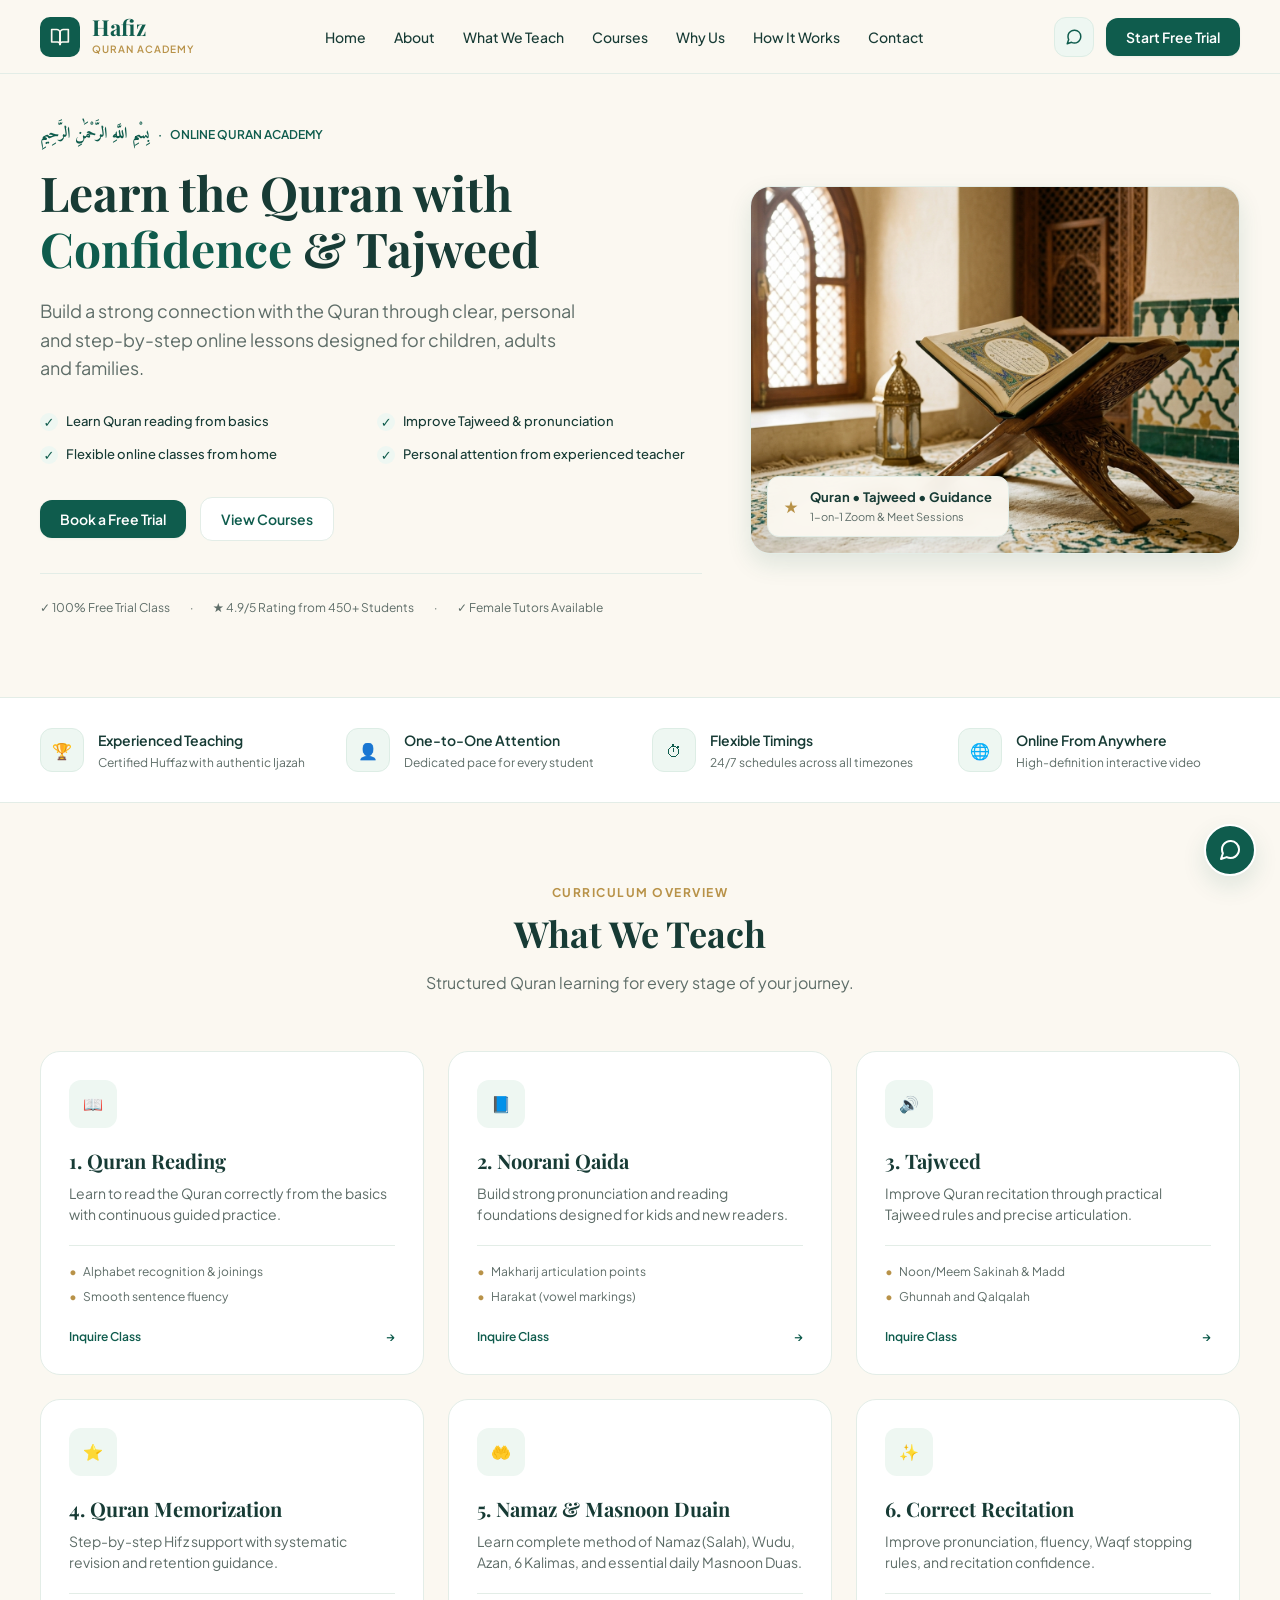
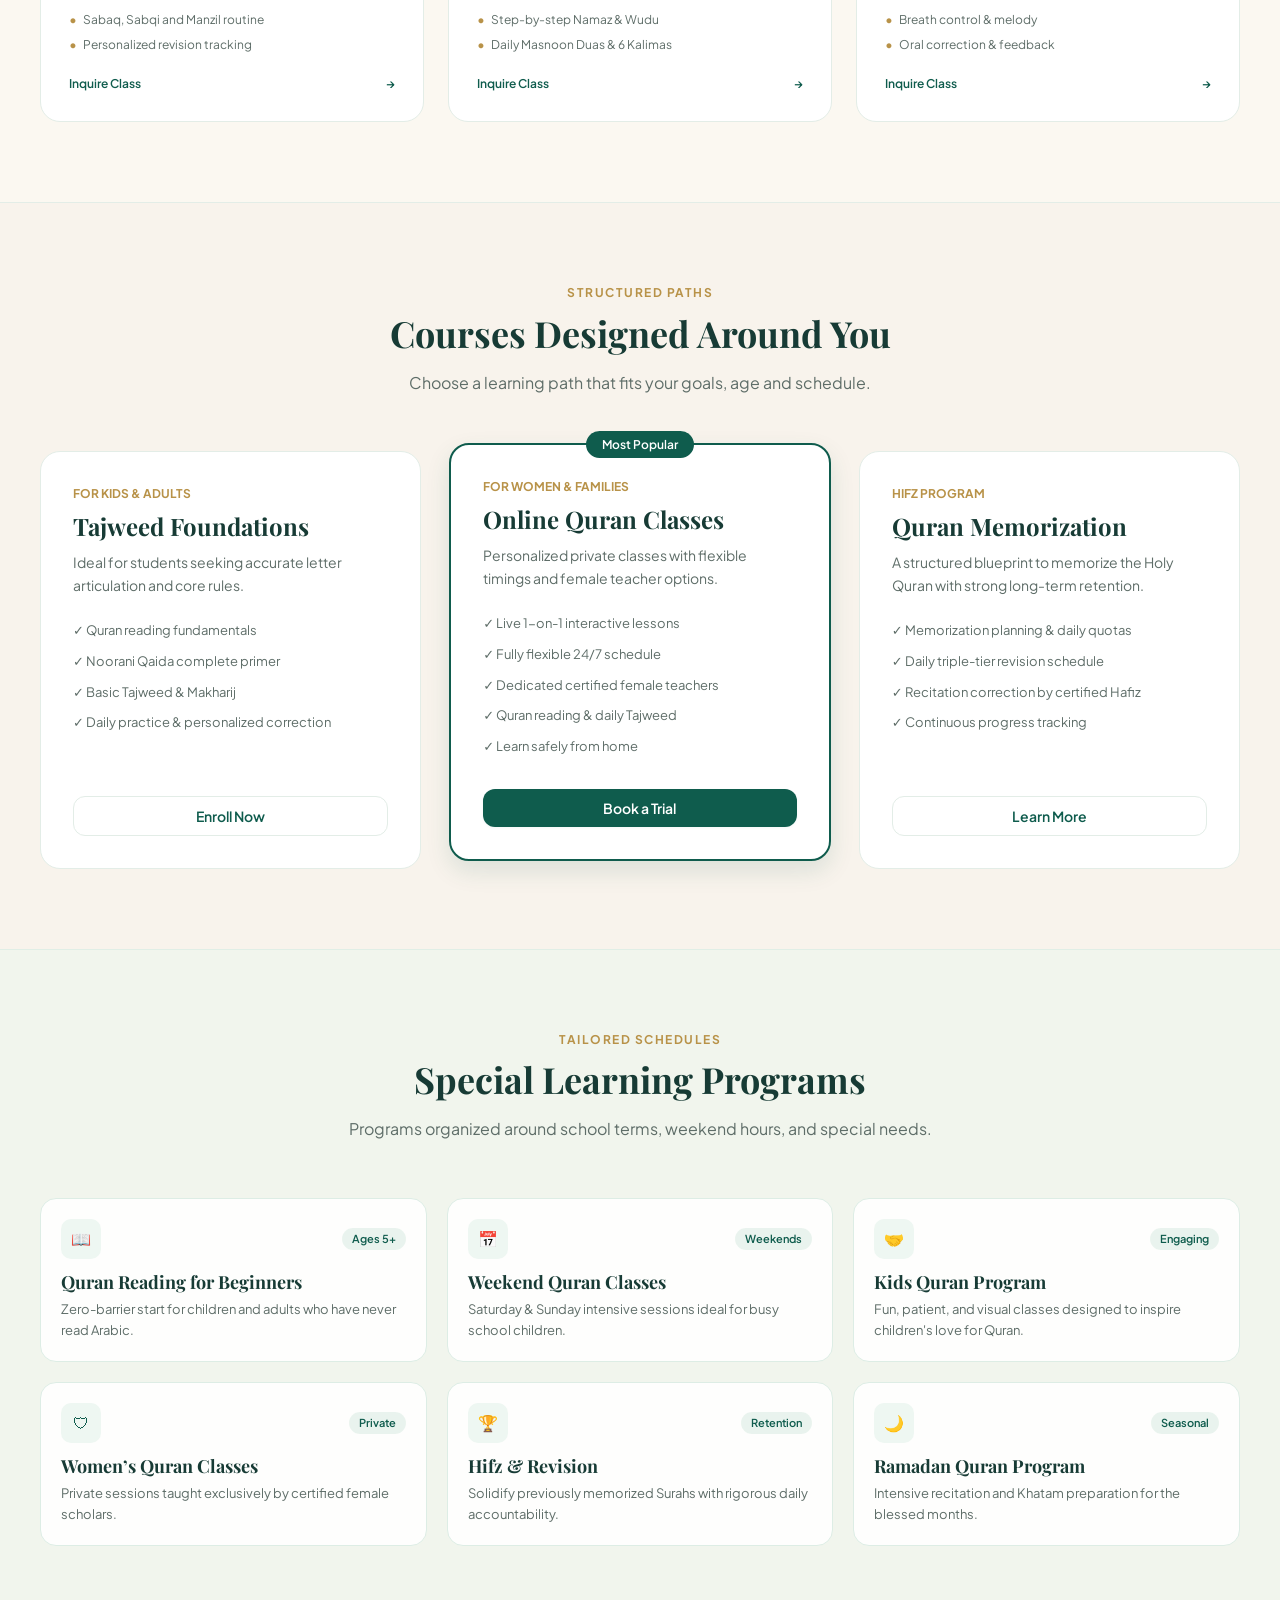
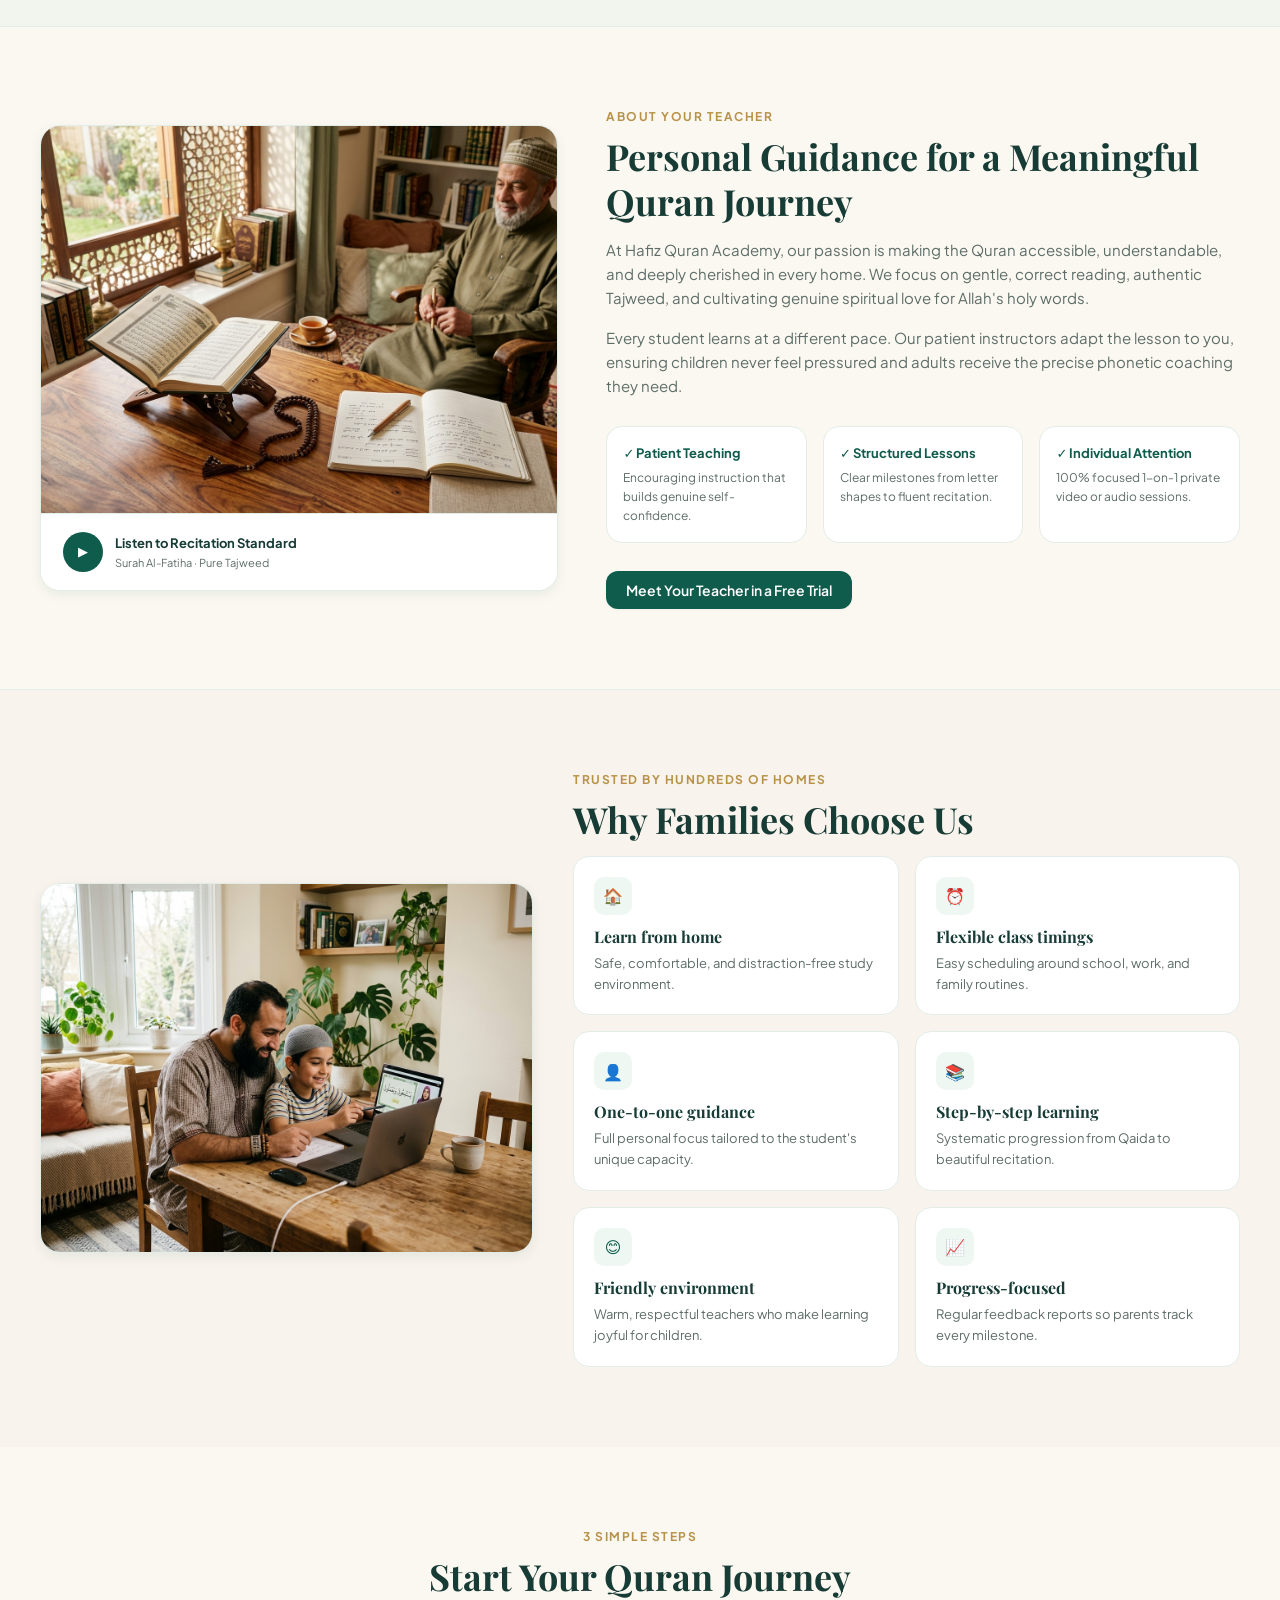
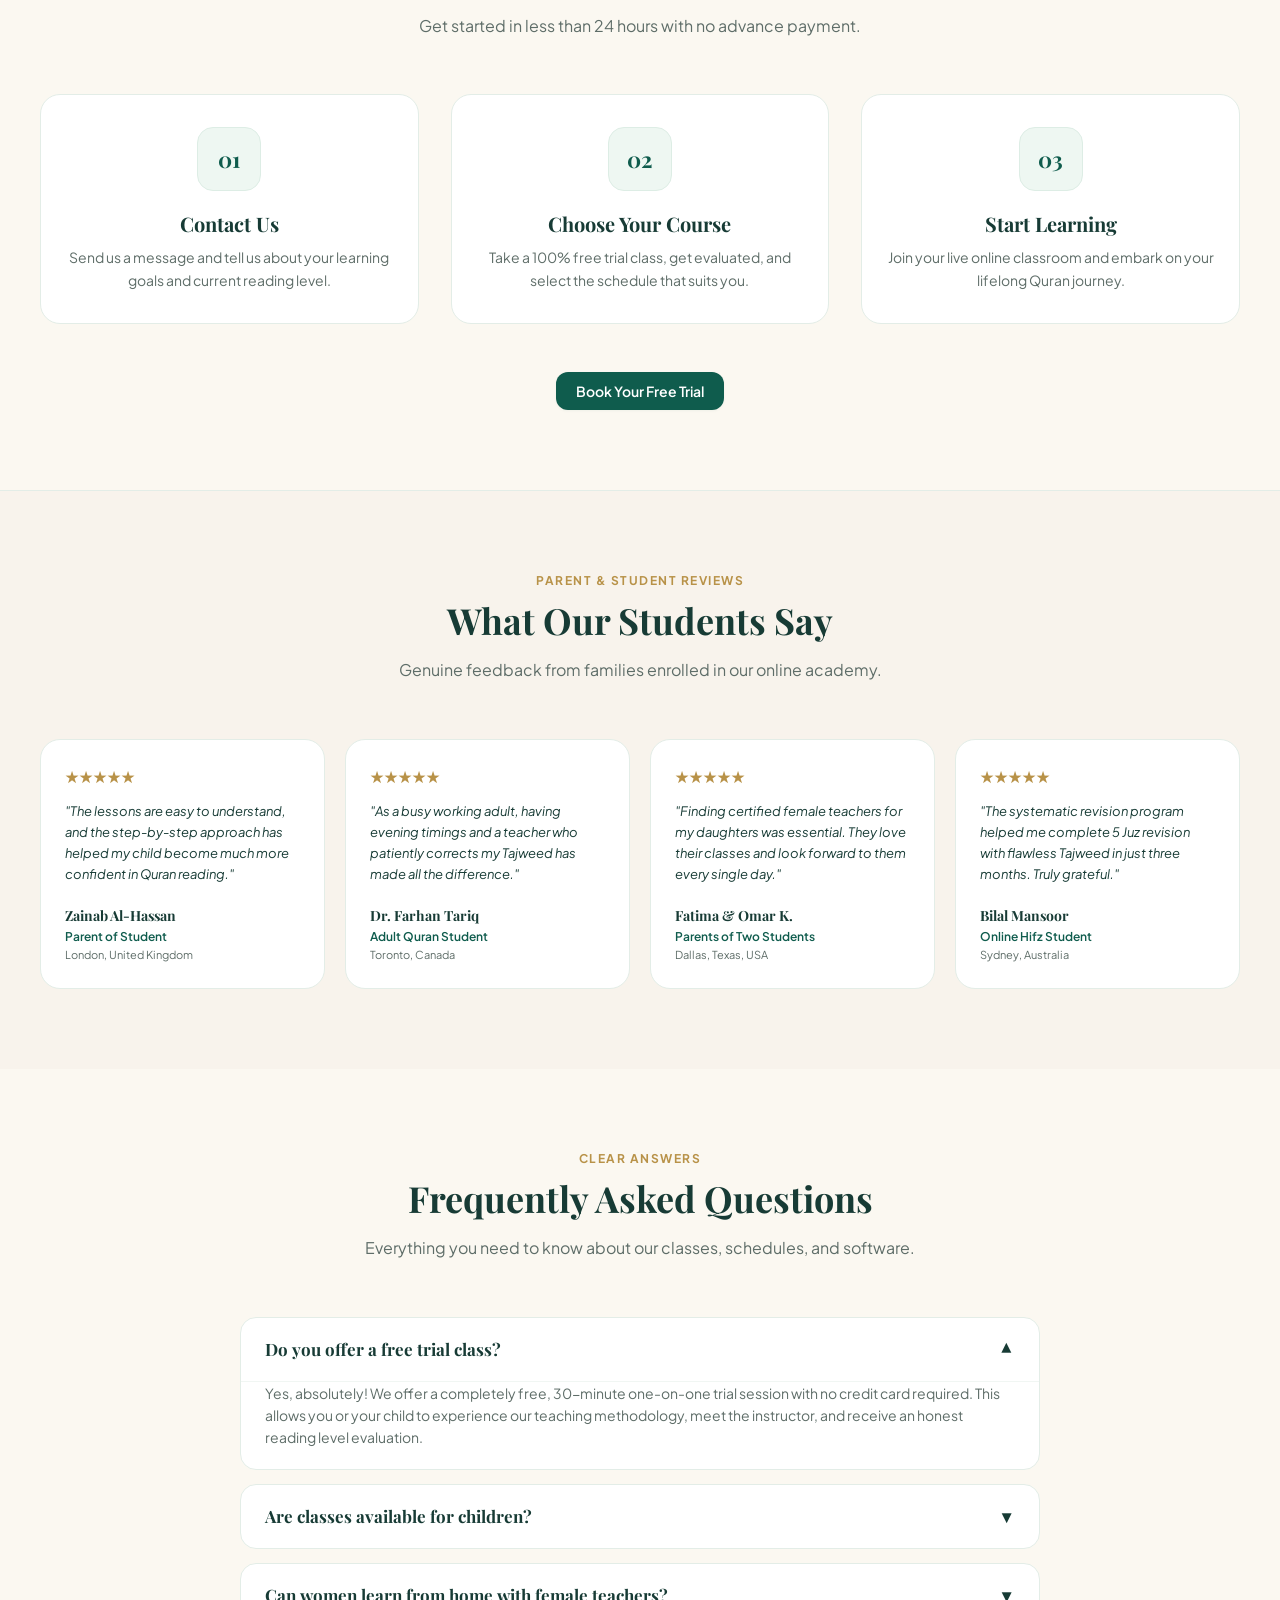
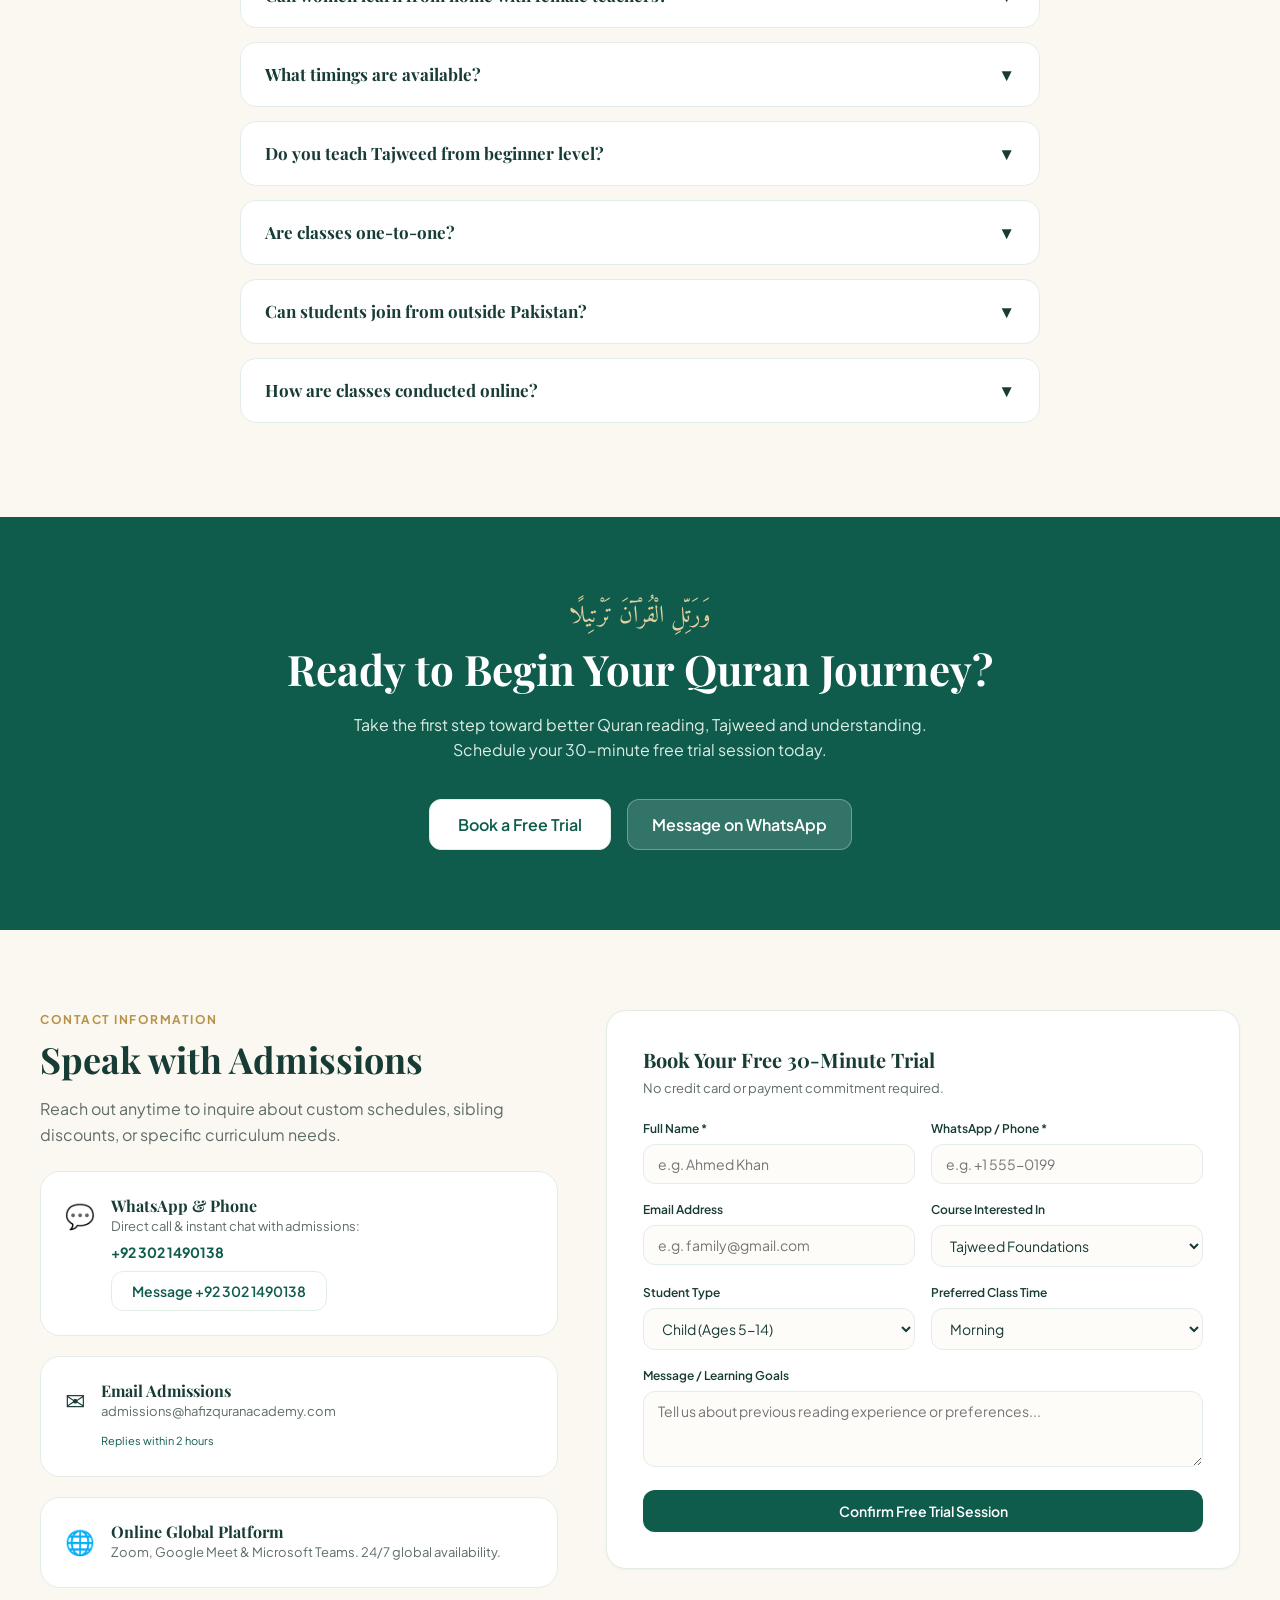
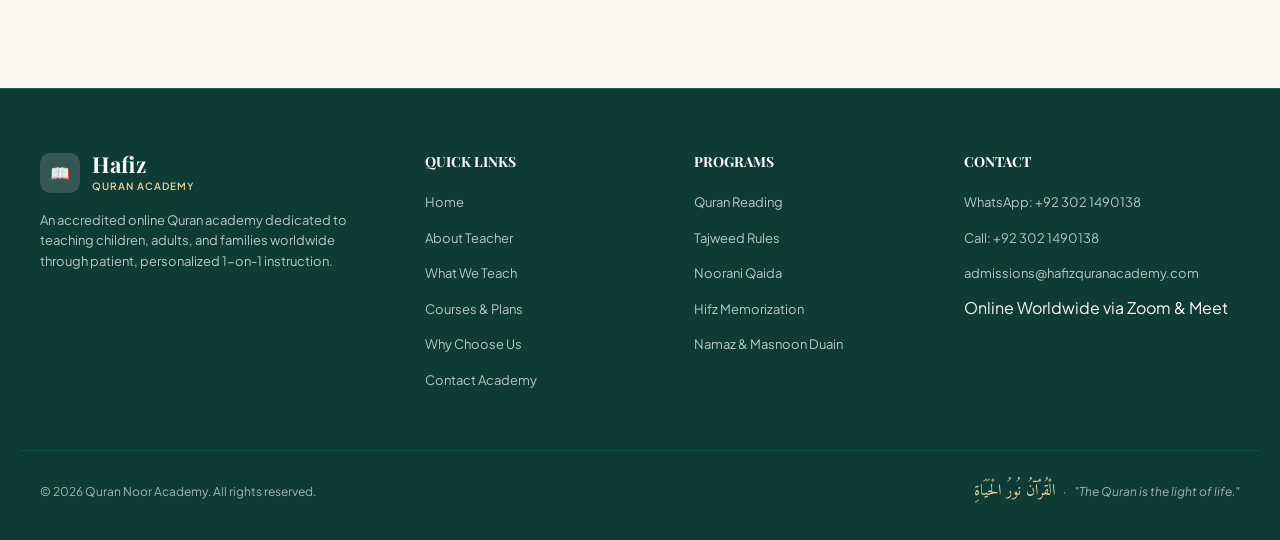
<file: quran-academy-website/index.html>
<!DOCTYPE html>
<html lang="en">
<head>
  <meta charset="UTF-8">
  <meta name="viewport" content="width=device-width, initial-scale=1.0">
  <title>Hafiz Quran Academy | Online Quran & Tajweed Classes</title>
  <meta name="description" content="Learn Quran online with structured Quran reading, Tajweed, Qaida, Hifz and personalized classes for children, adults and families.">
  
  <!-- OpenGraph & Twitter -->
  <meta property="og:title" content="Hafiz Quran Academy | Online Quran & Tajweed Classes">
  <meta property="og:description" content="Learn Quran online with structured Quran reading, Tajweed, Qaida, Hifz and personalized classes for children, adults and families.">
  <meta property="og:type" content="website">
  <meta property="og:image" content="images/hero-quran.jpg">
  
  <!-- Favicon -->
  <link rel="icon" type="image/svg+xml" href="data:image/svg+xml,<svg xmlns='http://www.w3.org/2000/svg' viewBox='0 0 24 24' fill='none' stroke='%230F5C4D' stroke-width='2' stroke-linecap='round' stroke-linejoin='round'><path d='M2 3h6a4 4 0 0 1 4 4v14a3 3 0 0 0-3-3H2z'/><path d='M22 3h-6a4 4 0 0 0-4 4v14a3 3 0 0 1 3-3h7z'/></svg>">

  <!-- Google Fonts: Playfair Display, Plus Jakarta Sans, Amiri -->
  <link rel="preconnect" href="https://fonts.googleapis.com">
  <link rel="preconnect" href="https://fonts.gstatic.com" crossorigin>
  <link href="https://fonts.googleapis.com/css2?family=Amiri:ital,wght@0,400;0,700;1,400&family=Playfair+Display:ital,wght@0,500;0,600;0,700;1,400;1,600&family=Plus+Jakarta+Sans:wght@300;400;500;600;700&display=swap" rel="stylesheet">
  
  <!-- Custom Stylesheet -->
  <link rel="stylesheet" href="style.css">
</head>
<body>

  <!-- 1. Header / Navigation -->
  <header class="site-header">
    <div class="container nav-container">
      <a href="#home" class="brand-logo">
        <div class="brand-icon">
          <svg width="20" height="20" viewBox="0 0 24 24" fill="none" stroke="currentColor" stroke-width="2" stroke-linecap="round" stroke-linejoin="round">
            <path d="M2 3h6a4 4 0 0 1 4 4v14a3 3 0 0 0-3-3H2z"></path>
            <path d="M22 3h-6a4 4 0 0 0-4 4v14a3 3 0 0 1 3-3h7z"></path>
            <path d="M12 7v14"></path>
          </svg>
        </div>
        <div class="brand-text">
          <span class="brand-name">Hafiz</span>
          <span class="brand-tag">Quran Academy</span>
        </div>
      </a>

      <nav class="desktop-nav">
        <ul class="nav-links">
          <li><a href="#home" class="nav-link">Home</a></li>
          <li><a href="#about" class="nav-link">About</a></li>
          <li><a href="#services" class="nav-link">What We Teach</a></li>
          <li><a href="#courses" class="nav-link">Courses</a></li>
          <li><a href="#why-us" class="nav-link">Why Us</a></li>
          <li><a href="#how-it-works" class="nav-link">How It Works</a></li>
          <li><a href="#contact" class="nav-link">Contact</a></li>
        </ul>
      </nav>

      <div class="header-actions">
        <button class="btn btn-whatsapp" onclick="openWhatsApp()" title="Chat on WhatsApp">
          <svg width="18" height="18" viewBox="0 0 24 24" fill="none" stroke="currentColor" stroke-width="2" stroke-linecap="round" stroke-linejoin="round"><path d="M21 11.5a8.38 8.38 0 0 1-.9 3.8 8.5 8.5 0 0 1-7.6 4.7 8.38 8.38 0 0 1-3.8-.9L3 21l1.9-5.7a8.38 8.38 0 0 1-.9-3.8 8.5 8.5 0 0 1 4.7-7.6 8.38 8.38 0 0 1 3.8-.9h.5a8.48 8.48 0 0 1 8 8v.5z"></path></svg>
        </button>
        <button class="btn btn-primary open-trial-modal">Start Free Trial</button>
      </div>

      <button class="mobile-menu-btn" id="mobileMenuBtn" aria-label="Toggle menu">
        <svg width="24" height="24" viewBox="0 0 24 24" fill="none" stroke="currentColor" stroke-width="2" stroke-linecap="round" stroke-linejoin="round"><line x1="3" y1="12" x2="21" y2="12"></line><line x1="3" y1="6" x2="21" y2="6"></line><line x1="3" y1="18" x2="21" y2="18"></line></svg>
      </button>
    </div>
  </header>

  <!-- 2. Hero Section -->
  <section id="home" class="hero-section">
    <div class="container hero-grid">
      <div>
        <div class="hero-eyebrow">
          <span class="font-arabic" style="font-size: 16px;">بِسْمِ اللَّهِ الرَّحْمَٰنِ الرَّحِيمِ</span>
          <span>·</span>
          <span>ONLINE QURAN ACADEMY</span>
        </div>
        <h1 class="hero-title">
          Learn the Quran with <span class="highlight">Confidence</span> & Tajweed
        </h1>
        <p class="hero-subtitle">
          Build a strong connection with the Quran through clear, personal and step-by-step online lessons designed for children, adults and families.
        </p>
        <div class="hero-benefits">
          <div class="benefit-item">
            <span class="benefit-icon">✓</span>
            <span>Learn Quran reading from basics</span>
          </div>
          <div class="benefit-item">
            <span class="benefit-icon">✓</span>
            <span>Improve Tajweed & pronunciation</span>
          </div>
          <div class="benefit-item">
            <span class="benefit-icon">✓</span>
            <span>Flexible online classes from home</span>
          </div>
          <div class="benefit-item">
            <span class="benefit-icon">✓</span>
            <span>Personal attention from experienced teacher</span>
          </div>
        </div>
        <div class="hero-cta-group">
          <button class="btn btn-primary open-trial-modal">Book a Free Trial</button>
          <a href="#courses" class="btn btn-secondary">View Courses</a>
        </div>
        <div class="hero-trust-row">
          <span>✓ 100% Free Trial Class</span>
          <span>·</span>
          <span>★ 4.9/5 Rating from 450+ Students</span>
          <span>·</span>
          <span>✓ Female Tutors Available</span>
        </div>
      </div>

      <div class="hero-image-wrap">
        <img src="images/hero-quran.jpg" alt="Open Quran on handcrafted wooden rehal with warm daylight">
        <div class="hero-floating-badge">
          <span style="color: var(--color-gold-muted);">★</span>
          <div>
            <div style="font-weight: 700; font-size: 13px;">Quran • Tajweed • Guidance</div>
            <div style="font-size: 11px; color: var(--color-slate-text);">1-on-1 Zoom & Meet Sessions</div>
          </div>
        </div>
      </div>
    </div>
  </section>

  <!-- 3. Trust Strip -->
  <section class="trust-strip">
    <div class="container trust-grid">
      <div class="trust-item">
        <div class="trust-icon-box">🏆</div>
        <div>
          <div class="trust-title">Experienced Teaching</div>
          <div class="trust-desc">Certified Huffaz with authentic Ijazah</div>
        </div>
      </div>
      <div class="trust-item">
        <div class="trust-icon-box">👤</div>
        <div>
          <div class="trust-title">One-to-One Attention</div>
          <div class="trust-desc">Dedicated pace for every student</div>
        </div>
      </div>
      <div class="trust-item">
        <div class="trust-icon-box">⏱</div>
        <div>
          <div class="trust-title">Flexible Timings</div>
          <div class="trust-desc">24/7 schedules across all timezones</div>
        </div>
      </div>
      <div class="trust-item">
        <div class="trust-icon-box">🌐</div>
        <div>
          <div class="trust-title">Online From Anywhere</div>
          <div class="trust-desc">High-definition interactive video</div>
        </div>
      </div>
    </div>
  </section>

  <!-- 4. What We Teach (Services) -->
  <section id="services" class="section">
    <div class="container">
      <div class="section-header">
        <div class="section-eyebrow">Curriculum Overview</div>
        <h2 class="section-title">What We Teach</h2>
        <p class="section-subtitle">Structured Quran learning for every stage of your journey.</p>
      </div>

      <div class="services-grid">
        <div class="service-card open-trial-modal" data-course="Quran Reading">
          <div>
            <div class="service-icon">📖</div>
            <h3 class="service-title">1. Quran Reading</h3>
            <p class="service-desc">Learn to read the Quran correctly from the basics with continuous guided practice.</p>
            <ul class="service-features">
              <li>Alphabet recognition & joinings</li>
              <li>Smooth sentence fluency</li>
            </ul>
          </div>
          <div class="service-action">
            <span>Inquire Class</span>
            <span>→</span>
          </div>
        </div>

        <div class="service-card open-trial-modal" data-course="Noorani Qaida">
          <div>
            <div class="service-icon">📘</div>
            <h3 class="service-title">2. Noorani Qaida</h3>
            <p class="service-desc">Build strong pronunciation and reading foundations designed for kids and new readers.</p>
            <ul class="service-features">
              <li>Makharij articulation points</li>
              <li>Harakat (vowel markings)</li>
            </ul>
          </div>
          <div class="service-action">
            <span>Inquire Class</span>
            <span>→</span>
          </div>
        </div>

        <div class="service-card open-trial-modal" data-course="Tajweed Rules">
          <div>
            <div class="service-icon">🔊</div>
            <h3 class="service-title">3. Tajweed</h3>
            <p class="service-desc">Improve Quran recitation through practical Tajweed rules and precise articulation.</p>
            <ul class="service-features">
              <li>Noon/Meem Sakinah & Madd</li>
              <li>Ghunnah and Qalqalah</li>
            </ul>
          </div>
          <div class="service-action">
            <span>Inquire Class</span>
            <span>→</span>
          </div>
        </div>

        <div class="service-card open-trial-modal" data-course="Quran Memorization">
          <div>
            <div class="service-icon">⭐</div>
            <h3 class="service-title">4. Quran Memorization</h3>
            <p class="service-desc">Step-by-step Hifz support with systematic revision and retention guidance.</p>
            <ul class="service-features">
              <li>Sabaq, Sabqi and Manzil routine</li>
              <li>Personalized revision tracking</li>
            </ul>
          </div>
          <div class="service-action">
            <span>Inquire Class</span>
            <span>→</span>
          </div>
        </div>

        <div class="service-card open-trial-modal" data-course="Namaz & Masnoon Duain">
          <div>
            <div class="service-icon">🤲</div>
            <h3 class="service-title">5. Namaz & Masnoon Duain</h3>
            <p class="service-desc">Learn complete method of Namaz (Salah), Wudu, Azan, 6 Kalimas, and essential daily Masnoon Duas.</p>
            <ul class="service-features">
              <li>Step-by-step Namaz & Wudu</li>
              <li>Daily Masnoon Duas & 6 Kalimas</li>
            </ul>
          </div>
          <div class="service-action">
            <span>Inquire Class</span>
            <span>→</span>
          </div>
        </div>

        <div class="service-card open-trial-modal" data-course="Correct Recitation">
          <div>
            <div class="service-icon">✨</div>
            <h3 class="service-title">6. Correct Recitation</h3>
            <p class="service-desc">Improve pronunciation, fluency, Waqf stopping rules, and recitation confidence.</p>
            <ul class="service-features">
              <li>Breath control & melody</li>
              <li>Oral correction & feedback</li>
            </ul>
          </div>
          <div class="service-action">
            <span>Inquire Class</span>
            <span>→</span>
          </div>
        </div>
      </div>
    </div>
  </section>

  <!-- 5. Courses Section -->
  <section id="courses" class="section section-alt">
    <div class="container">
      <div class="section-header">
        <div class="section-eyebrow">Structured Paths</div>
        <h2 class="section-title">Courses Designed Around You</h2>
        <p class="section-subtitle">Choose a learning path that fits your goals, age and schedule.</p>
      </div>

      <div class="courses-grid">
        <!-- Course 1 -->
        <div class="course-card">
          <div>
            <div class="course-target">For Kids & Adults</div>
            <h3 class="course-name">Tajweed Foundations</h3>
            <p class="course-desc">Ideal for students seeking accurate letter articulation and core rules.</p>
            <ul class="course-list">
              <li>✓ Quran reading fundamentals</li>
              <li>✓ Noorani Qaida complete primer</li>
              <li>✓ Basic Tajweed & Makharij</li>
              <li>✓ Daily practice & personalized correction</li>
            </ul>
          </div>
          <button class="btn btn-secondary btn-full open-trial-modal" data-course="Tajweed Foundations">Enroll Now</button>
        </div>

        <!-- Course 2 (Featured) -->
        <div class="course-card featured">
          <div class="course-badge">Most Popular</div>
          <div>
            <div class="course-target">For Women & Families</div>
            <h3 class="course-name">Online Quran Classes</h3>
            <p class="course-desc">Personalized private classes with flexible timings and female teacher options.</p>
            <ul class="course-list">
              <li>✓ Live 1-on-1 interactive lessons</li>
              <li>✓ Fully flexible 24/7 schedule</li>
              <li>✓ Dedicated certified female teachers</li>
              <li>✓ Quran reading & daily Tajweed</li>
              <li>✓ Learn safely from home</li>
            </ul>
          </div>
          <button class="btn btn-primary btn-full open-trial-modal" data-course="Online Quran Classes">Book a Trial</button>
        </div>

        <!-- Course 3 -->
        <div class="course-card">
          <div>
            <div class="course-target">Hifz Program</div>
            <h3 class="course-name">Quran Memorization</h3>
            <p class="course-desc">A structured blueprint to memorize the Holy Quran with strong long-term retention.</p>
            <ul class="course-list">
              <li>✓ Memorization planning & daily quotas</li>
              <li>✓ Daily triple-tier revision schedule</li>
              <li>✓ Recitation correction by certified Hafiz</li>
              <li>✓ Continuous progress tracking</li>
            </ul>
          </div>
          <button class="btn btn-secondary btn-full open-trial-modal" data-course="Quran Memorization">Learn More</button>
        </div>
      </div>
    </div>
  </section>

  <!-- 6. Special Programs -->
  <section class="section section-sage">
    <div class="container">
      <div class="section-header">
        <div class="section-eyebrow">Tailored Schedules</div>
        <h2 class="section-title">Special Learning Programs</h2>
        <p class="section-subtitle">Programs organized around school terms, weekend hours, and special needs.</p>
      </div>

      <div class="programs-grid">
        <div class="program-card open-trial-modal" data-course="Quran Reading for Beginners">
          <div class="program-card-header">
            <div class="program-icon">📖</div>
            <span class="program-tag">Ages 5+</span>
          </div>
          <h3 class="program-title">Quran Reading for Beginners</h3>
          <p class="program-desc">Zero-barrier start for children and adults who have never read Arabic.</p>
        </div>

        <div class="program-card open-trial-modal" data-course="Weekend Quran Classes">
          <div class="program-card-header">
            <div class="program-icon">📅</div>
            <span class="program-tag">Weekends</span>
          </div>
          <h3 class="program-title">Weekend Quran Classes</h3>
          <p class="program-desc">Saturday & Sunday intensive sessions ideal for busy school children.</p>
        </div>

        <div class="program-card open-trial-modal" data-course="Kids Quran Program">
          <div class="program-card-header">
            <div class="program-icon">🤝</div>
            <span class="program-tag">Engaging</span>
          </div>
          <h3 class="program-title">Kids Quran Program</h3>
          <p class="program-desc">Fun, patient, and visual classes designed to inspire children's love for Quran.</p>
        </div>

        <div class="program-card open-trial-modal" data-course="Women’s Quran Classes">
          <div class="program-card-header">
            <div class="program-icon">🛡</div>
            <span class="program-tag">Private</span>
          </div>
          <h3 class="program-title">Women’s Quran Classes</h3>
          <p class="program-desc">Private sessions taught exclusively by certified female scholars.</p>
        </div>

        <div class="program-card open-trial-modal" data-course="Hifz & Revision">
          <div class="program-card-header">
            <div class="program-icon">🏆</div>
            <span class="program-tag">Retention</span>
          </div>
          <h3 class="program-title">Hifz & Revision</h3>
          <p class="program-desc">Solidify previously memorized Surahs with rigorous daily accountability.</p>
        </div>

        <div class="program-card open-trial-modal" data-course="Ramadan Quran Program">
          <div class="program-card-header">
            <div class="program-icon">🌙</div>
            <span class="program-tag">Seasonal</span>
          </div>
          <h3 class="program-title">Ramadan Quran Program</h3>
          <p class="program-desc">Intensive recitation and Khatam preparation for the blessed months.</p>
        </div>
      </div>
    </div>
  </section>

  <!-- 7. About the Teacher -->
  <section id="about" class="section">
    <div class="container about-grid">
      <div class="about-image-wrap">
        <img src="images/about-teacher.jpg" alt="Quran teacher study sanctuary with open Quran, Tajweed notes, and prayer beads">
        <div class="about-audio-card">
          <div style="display: flex; align-items: center; gap: 12px;">
            <button class="audio-btn" id="recitationAudioBtn" title="Play Recitation Preview">▶</button>
            <div>
              <div style="font-weight: 700; font-size: 13px;">Listen to Recitation Standard</div>
              <div style="font-size: 11px; color: var(--color-slate-text);" id="audioStatusText">Surah Al-Fatiha · Pure Tajweed</div>
            </div>
          </div>
        </div>
      </div>

      <div>
        <div class="section-eyebrow">About Your Teacher</div>
        <h2 class="section-title">Personal Guidance for a Meaningful Quran Journey</h2>
        <p style="color: var(--color-slate-text); margin-bottom: 16px; font-size: 15px;">
          At Hafiz Quran Academy, our passion is making the Quran accessible, understandable, and deeply cherished in every home. We focus on gentle, correct reading, authentic Tajweed, and cultivating genuine spiritual love for Allah's holy words.
        </p>
        <p style="color: var(--color-slate-text); margin-bottom: 24px; font-size: 15px;">
          Every student learns at a different pace. Our patient instructors adapt the lesson to you, ensuring children never feel pressured and adults receive the precise phonetic coaching they need.
        </p>

        <div class="about-credentials">
          <div class="credential-box">
            <div class="credential-title">✓ Patient Teaching</div>
            <div class="credential-desc">Encouraging instruction that builds genuine self-confidence.</div>
          </div>
          <div class="credential-box">
            <div class="credential-title">✓ Structured Lessons</div>
            <div class="credential-desc">Clear milestones from letter shapes to fluent recitation.</div>
          </div>
          <div class="credential-box">
            <div class="credential-title">✓ Individual Attention</div>
            <div class="credential-desc">100% focused 1-on-1 private video or audio sessions.</div>
          </div>
        </div>

        <button class="btn btn-primary open-trial-modal">Meet Your Teacher in a Free Trial</button>
      </div>
    </div>
  </section>

  <!-- 8. Why Families Choose Us -->
  <section id="why-us" class="section section-alt">
    <div class="container why-grid">
      <div class="about-image-wrap">
        <img src="images/learning-family.jpg" alt="Family attending online Quran class on laptop at home">
      </div>

      <div>
        <div class="section-eyebrow">Trusted by Hundreds of Homes</div>
        <h2 class="section-title">Why Families Choose Us</h2>
        <div class="why-features">
          <div class="why-card">
            <div class="why-icon">🏠</div>
            <h3 class="why-title">Learn from home</h3>
            <p class="why-desc">Safe, comfortable, and distraction-free study environment.</p>
          </div>
          <div class="why-card">
            <div class="why-icon">⏰</div>
            <h3 class="why-title">Flexible class timings</h3>
            <p class="why-desc">Easy scheduling around school, work, and family routines.</p>
          </div>
          <div class="why-card">
            <div class="why-icon">👤</div>
            <h3 class="why-title">One-to-one guidance</h3>
            <p class="why-desc">Full personal focus tailored to the student's unique capacity.</p>
          </div>
          <div class="why-card">
            <div class="why-icon">📚</div>
            <h3 class="why-title">Step-by-step learning</h3>
            <p class="why-desc">Systematic progression from Qaida to beautiful recitation.</p>
          </div>
          <div class="why-card">
            <div class="why-icon">😊</div>
            <h3 class="why-title">Friendly environment</h3>
            <p class="why-desc">Warm, respectful teachers who make learning joyful for children.</p>
          </div>
          <div class="why-card">
            <div class="why-icon">📈</div>
            <h3 class="why-title">Progress-focused</h3>
            <p class="why-desc">Regular feedback reports so parents track every milestone.</p>
          </div>
        </div>
      </div>
    </div>
  </section>

  <!-- 9. How It Works -->
  <section id="how-it-works" class="section">
    <div class="container">
      <div class="section-header">
        <div class="section-eyebrow">3 Simple Steps</div>
        <h2 class="section-title">Start Your Quran Journey</h2>
        <p class="section-subtitle">Get started in less than 24 hours with no advance payment.</p>
      </div>

      <div class="steps-wrapper">
        <div class="steps-grid">
          <div class="step-card">
            <div class="step-num-box">01</div>
            <h3 class="step-title">Contact Us</h3>
            <p class="step-desc">Send us a message and tell us about your learning goals and current reading level.</p>
          </div>
          <div class="step-card">
            <div class="step-num-box">02</div>
            <h3 class="step-title">Choose Your Course</h3>
            <p class="step-desc">Take a 100% free trial class, get evaluated, and select the schedule that suits you.</p>
          </div>
          <div class="step-card">
            <div class="step-num-box">03</div>
            <h3 class="step-title">Start Learning</h3>
            <p class="step-desc">Join your live online classroom and embark on your lifelong Quran journey.</p>
          </div>
        </div>
      </div>

      <div style="text-align: center;">
        <button class="btn btn-primary open-trial-modal">Book Your Free Trial</button>
      </div>
    </div>
  </section>

  <!-- 10. Testimonials -->
  <section class="section section-alt">
    <div class="container">
      <div class="section-header">
        <div class="section-eyebrow">Parent & Student Reviews</div>
        <h2 class="section-title">What Our Students Say</h2>
        <p class="section-subtitle">Genuine feedback from families enrolled in our online academy.</p>
      </div>

      <div class="testimonials-grid">
        <div class="testimonial-card">
          <div>
            <div class="testimonial-stars">★★★★★</div>
            <p class="testimonial-text">"The lessons are easy to understand, and the step-by-step approach has helped my child become much more confident in Quran reading."</p>
          </div>
          <div>
            <div class="testimonial-author">Zainab Al-Hassan</div>
            <div class="testimonial-role">Parent of Student</div>
            <div class="testimonial-loc">London, United Kingdom</div>
          </div>
        </div>

        <div class="testimonial-card">
          <div>
            <div class="testimonial-stars">★★★★★</div>
            <p class="testimonial-text">"As a busy working adult, having evening timings and a teacher who patiently corrects my Tajweed has made all the difference."</p>
          </div>
          <div>
            <div class="testimonial-author">Dr. Farhan Tariq</div>
            <div class="testimonial-role">Adult Quran Student</div>
            <div class="testimonial-loc">Toronto, Canada</div>
          </div>
        </div>

        <div class="testimonial-card">
          <div>
            <div class="testimonial-stars">★★★★★</div>
            <p class="testimonial-text">"Finding certified female teachers for my daughters was essential. They love their classes and look forward to them every single day."</p>
          </div>
          <div>
            <div class="testimonial-author">Fatima & Omar K.</div>
            <div class="testimonial-role">Parents of Two Students</div>
            <div class="testimonial-loc">Dallas, Texas, USA</div>
          </div>
        </div>

        <div class="testimonial-card">
          <div>
            <div class="testimonial-stars">★★★★★</div>
            <p class="testimonial-text">"The systematic revision program helped me complete 5 Juz revision with flawless Tajweed in just three months. Truly grateful."</p>
          </div>
          <div>
            <div class="testimonial-author">Bilal Mansoor</div>
            <div class="testimonial-role">Online Hifz Student</div>
            <div class="testimonial-loc">Sydney, Australia</div>
          </div>
        </div>
      </div>
    </div>
  </section>

  <!-- 11. FAQ Section -->
  <section id="faq" class="section">
    <div class="container">
      <div class="section-header">
        <div class="section-eyebrow">Clear Answers</div>
        <h2 class="section-title">Frequently Asked Questions</h2>
        <p class="section-subtitle">Everything you need to know about our classes, schedules, and software.</p>
      </div>

      <div class="faq-wrap">
        <div class="faq-item active">
          <button class="faq-question">
            <span>Do you offer a free trial class?</span>
            <span class="faq-chevron">▼</span>
          </button>
          <div class="faq-answer">
            Yes, absolutely! We offer a completely free, 30-minute one-on-one trial session with no credit card required. This allows you or your child to experience our teaching methodology, meet the instructor, and receive an honest reading level evaluation.
          </div>
        </div>

        <div class="faq-item">
          <button class="faq-question">
            <span>Are classes available for children?</span>
            <span class="faq-chevron">▼</span>
          </button>
          <div class="faq-answer">
            Yes. We specialize in teaching children as young as 5 years old. Our instructors use interactive digital materials, patient repetition, and encouraging reinforcement to keep young learners engaged.
          </div>
        </div>

        <div class="faq-item">
          <button class="faq-question">
            <span>Can women learn from home with female teachers?</span>
            <span class="faq-chevron">▼</span>
          </button>
          <div class="faq-answer">
            Yes. We have a dedicated team of certified female Quran teachers (Alimaat and Hafizaat) available specifically for sisters, young girls, and mothers who prefer female instructors.
          </div>
        </div>

        <div class="faq-item">
          <button class="faq-question">
            <span>What timings are available?</span>
            <span class="faq-chevron">▼</span>
          </button>
          <div class="faq-answer">
            Classes are scheduled 24 hours a day, 7 days a week to accommodate students across all timezones including North America, the UK, Europe, Australia, and the Gulf.
          </div>
        </div>

        <div class="faq-item">
          <button class="faq-question">
            <span>Do you teach Tajweed from beginner level?</span>
            <span class="faq-chevron">▼</span>
          </button>
          <div class="faq-answer">
            Yes. Even if you have never studied Tajweed before, we break down rules such as Makharij (pronunciation points), Ghunnah, Qalqalah, and Madd into simple, practical exercises.
          </div>
        </div>

        <div class="faq-item">
          <button class="faq-question">
            <span>Are classes one-to-one?</span>
            <span class="faq-chevron">▼</span>
          </button>
          <div class="faq-answer">
            All our standard classes are private, 1-on-1 sessions. This guarantees 100% individual attention from the teacher, allowing lessons to proceed exactly at your personal pace.
          </div>
        </div>

        <div class="faq-item">
          <button class="faq-question">
            <span>Can students join from outside Pakistan?</span>
            <span class="faq-chevron">▼</span>
          </button>
          <div class="faq-answer">
            Yes. Over 90% of our students reside in the United States, Canada, the United Kingdom, Australia, UAE, and Germany. All classes are conducted online via Zoom or Google Meet.
          </div>
        </div>

        <div class="faq-item">
          <button class="faq-question">
            <span>How are classes conducted online?</span>
            <span class="faq-chevron">▼</span>
          </button>
          <div class="faq-answer">
            Classes are held using Zoom or Google Meet. The teacher shares high-resolution, color-coded digital Quran pages and Qaida materials on the screen with real-time audio interaction.
          </div>
        </div>
      </div>
    </div>
  </section>

  <!-- 12. Final Emerald CTA -->
  <section class="final-cta-section">
    <div class="container">
      <div class="final-cta-arabic" dir="rtl">وَرَتِّلِ الْقُرْآنَ تَرْتِيلًا</div>
      <h2 class="final-cta-title">Ready to Begin Your Quran Journey?</h2>
      <p class="final-cta-subtitle">
        Take the first step toward better Quran reading, Tajweed and understanding. Schedule your 30-minute free trial session today.
      </p>
      <div style="display: flex; gap: 16px; justify-content: center; flex-wrap: wrap;">
        <button class="btn btn-secondary open-trial-modal" style="font-size: 16px; padding: 14px 28px;">Book a Free Trial</button>
        <button class="btn btn-whatsapp" onclick="openWhatsApp()" style="font-size: 16px; padding: 14px 24px; color: #fff; background: rgba(255,255,255,0.15); border-color: rgba(255,255,255,0.3);">Message on WhatsApp</button>
      </div>
    </div>
  </section>

  <!-- 13. Contact & Registration -->
  <section id="contact" class="section">
    <div class="container contact-grid">
      <div>
        <div class="section-eyebrow">Contact Information</div>
        <h2 class="section-title">Speak with Admissions</h2>
        <p style="color: var(--color-slate-text); margin-bottom: 24px;">
          Reach out anytime to inquire about custom schedules, sibling discounts, or specific curriculum needs.
        </p>

        <div class="contact-card">
          <div class="contact-card-inner">
            <div style="font-size: 24px;">💬</div>
            <div>
              <h3 style="font-size: 16px; font-weight: 700;">WhatsApp & Phone</h3>
              <p style="font-size: 13px; color: var(--color-slate-text); margin-bottom: 4px;">Direct call & instant chat with admissions:</p>
              <a href="https://wa.me/923021490138" target="_blank" style="font-size: 14px; font-weight: 700; color: var(--color-emerald-deep); text-decoration: none; display: block; margin-bottom: 8px;">+92 302 1490138</a>
              <button class="btn btn-secondary" onclick="openWhatsApp()">Message +92 302 1490138</button>
            </div>
          </div>
        </div>

        <div class="contact-card">
          <div class="contact-card-inner">
            <div style="font-size: 24px;">✉️</div>
            <div>
              <h3 style="font-size: 16px; font-weight: 700;">Email Admissions</h3>
              <p style="font-size: 13px; color: var(--color-slate-text); margin-bottom: 4px;">admissions@hafizquranacademy.com</p>
              <span style="font-size: 11px; color: var(--color-emerald-deep);">Replies within 2 hours</span>
            </div>
          </div>
        </div>

        <div class="contact-card">
          <div class="contact-card-inner">
            <div style="font-size: 24px;">🌐</div>
            <div>
              <h3 style="font-size: 16px; font-weight: 700;">Online Global Platform</h3>
              <p style="font-size: 13px; color: var(--color-slate-text);">Zoom, Google Meet & Microsoft Teams. 24/7 global availability.</p>
            </div>
          </div>
        </div>
      </div>

      <div class="form-box">
        <form id="mainContactForm">
          <h3 style="font-size: 20px; font-weight: 700; margin-bottom: 6px;">Book Your Free 30-Minute Trial</h3>
          <p style="font-size: 13px; color: var(--color-slate-text); margin-bottom: 20px;">No credit card or payment commitment required.</p>

          <div class="form-row">
            <div class="form-group">
              <label class="form-label">Full Name *</label>
              <input type="text" id="contactName" required placeholder="e.g. Ahmed Khan" class="form-input">
            </div>
            <div class="form-group">
              <label class="form-label">WhatsApp / Phone *</label>
              <input type="tel" id="contactPhone" required placeholder="e.g. +1 555-0199" class="form-input">
            </div>
          </div>

          <div class="form-row">
            <div class="form-group">
              <label class="form-label">Email Address</label>
              <input type="email" id="contactEmail" placeholder="e.g. family@gmail.com" class="form-input">
            </div>
            <div class="form-group">
              <label class="form-label">Course Interested In</label>
              <select id="contactCourse" class="form-select">
                <option value="Tajweed Foundations">Tajweed Foundations</option>
                <option value="Online Quran Classes (Women & Families)">Online Quran Classes (Women & Families)</option>
                <option value="Quran Memorization (Hifz)">Quran Memorization (Hifz)</option>
                <option value="Noorani Qaida">Noorani Qaida</option>
                <option value="Namaz & Masnoon Duain">Namaz & Masnoon Duain (طریقہ نماز و مسنون دعائیں)</option>
              </select>
            </div>
          </div>

          <div class="form-row">
            <div class="form-group">
              <label class="form-label">Student Type</label>
              <select class="form-select">
                <option>Child (Ages 5-14)</option>
                <option>Adult Sister (Female Tutor)</option>
                <option>Adult Brother</option>
                <option>Multiple Family Members</option>
              </select>
            </div>
            <div class="form-group">
              <label class="form-label">Preferred Class Time</label>
              <select id="contactTime" class="form-select">
                <option>Morning</option>
                <option>Afternoon</option>
                <option>Evening</option>
                <option>Weekend</option>
              </select>
            </div>
          </div>

          <div class="form-group">
            <label class="form-label">Message / Learning Goals</label>
            <textarea rows="3" placeholder="Tell us about previous reading experience or preferences..." class="form-textarea"></textarea>
          </div>

          <button type="submit" class="btn btn-primary btn-full" style="padding: 12px;">Confirm Free Trial Session</button>
        </form>

        <div id="formSuccessMessage" style="display: none; text-align: center; padding: 20px;">
          <div style="font-size: 40px; color: var(--color-emerald-deep); margin-bottom: 12px;">✓</div>
          <h4 style="font-size: 20px; font-weight: 700; margin-bottom: 8px;">JazakAllah Khair!</h4>
          <p style="font-size: 14px; color: var(--color-slate-text); margin-bottom: 16px;">We have received your trial booking. Our coordinator will contact you on WhatsApp shortly.</p>
          <button class="btn btn-primary" onclick="openWhatsApp()">Message Directly on WhatsApp</button>
        </div>
      </div>
    </div>
  </section>

  <!-- 14. Footer -->
  <footer class="site-footer">
    <div class="container footer-grid">
      <div>
        <div class="brand-logo" style="margin-bottom: 16px;">
          <div class="brand-icon" style="background: rgba(255,255,255,0.15);">📖</div>
          <div class="brand-text">
            <span class="brand-name" style="color: #fff;">Hafiz</span>
            <span class="brand-tag" style="color: var(--color-gold-light);">Quran Academy</span>
          </div>
        </div>
        <p style="font-size: 13px; color: rgba(221, 237, 229, 0.8); line-height: 1.6; max-width: 320px;">
          An accredited online Quran academy dedicated to teaching children, adults, and families worldwide through patient, personalized 1-on-1 instruction.
        </p>
      </div>

      <div>
        <h4 class="footer-col-title">Quick Links</h4>
        <ul class="footer-links">
          <li><a href="#home">Home</a></li>
          <li><a href="#about">About Teacher</a></li>
          <li><a href="#services">What We Teach</a></li>
          <li><a href="#courses">Courses & Plans</a></li>
          <li><a href="#why-us">Why Choose Us</a></li>
          <li><a href="#contact">Contact Academy</a></li>
        </ul>
      </div>

      <div>
        <h4 class="footer-col-title">Programs</h4>
        <ul class="footer-links">
          <li><a href="#courses">Quran Reading</a></li>
          <li><a href="#courses">Tajweed Rules</a></li>
          <li><a href="#courses">Noorani Qaida</a></li>
          <li><a href="#courses">Hifz Memorization</a></li>
          <li><a href="#courses">Namaz & Masnoon Duain</a></li>
        </ul>
      </div>

      <div>
        <h4 class="footer-col-title">Contact</h4>
        <ul class="footer-links">
          <li><a href="https://wa.me/923021490138" target="_blank">WhatsApp: +92 302 1490138</a></li>
          <li><a href="tel:+923021490138">Call: +92 302 1490138</a></li>
          <li><a href="mailto:admissions@hafizquranacademy.com">admissions@hafizquranacademy.com</a></li>
          <li>Online Worldwide via Zoom & Meet</li>
        </ul>
      </div>
    </div>

    <div class="container footer-bottom">
      <div>© 2026 Quran Noor Academy. All rights reserved.</div>
      <div style="display: flex; gap: 8px; align-items: center;">
        <span class="font-arabic" style="font-size: 16px; color: var(--color-gold-light);" dir="rtl">الْقُرْآنُ نُورُ الْحَيَاةِ</span>
        <span>·</span>
        <span style="font-style: italic;">"The Quran is the light of life."</span>
      </div>
    </div>
  </footer>

  <!-- 15. Floating WhatsApp Button -->
  <div class="floating-whatsapp" onclick="openWhatsApp()" title="Chat with Academy Advisor">
    <svg width="24" height="24" viewBox="0 0 24 24" fill="none" stroke="currentColor" stroke-width="2" stroke-linecap="round" stroke-linejoin="round"><path d="M21 11.5a8.38 8.38 0 0 1-.9 3.8 8.5 8.5 0 0 1-7.6 4.7 8.38 8.38 0 0 1-3.8-.9L3 21l1.9-5.7a8.38 8.38 0 0 1-.9-3.8 8.5 8.5 0 0 1 4.7-7.6 8.38 8.38 0 0 1 3.8-.9h.5a8.48 8.48 0 0 1 8 8v.5z"></path></svg>
  </div>

  <!-- 16. Free Trial Modal -->
  <div class="modal-overlay" id="trialModal">
    <div class="modal-card">
      <div class="modal-header">
        <h3 style="font-family: var(--font-serif); font-size: 18px; font-weight: 700;">Schedule Free Trial Class</h3>
        <button class="modal-close" id="closeTrialBtn">&times;</button>
      </div>
      <div class="modal-body">
        <form id="modalTrialForm">
          <div class="form-group">
            <label class="form-label">Full Name *</label>
            <input type="text" id="modalName" required placeholder="e.g. Brother Bilal" class="form-input">
          </div>
          <div class="form-group">
            <label class="form-label">WhatsApp Number *</label>
            <input type="tel" id="modalPhone" required placeholder="e.g. +1 555-0123" class="form-input">
          </div>
          <div class="form-group">
            <label class="form-label">Course</label>
            <select id="modalCourseSelect" class="form-select">
              <option value="Tajweed Foundations">Tajweed Foundations</option>
              <option value="Online Quran Classes (Women & Families)">Online Quran Classes (Women & Families)</option>
              <option value="Quran Memorization">Quran Memorization</option>
              <option value="Noorani Qaida for Kids">Noorani Qaida for Kids</option>
              <option value="Namaz & Masnoon Duain">Namaz & Masnoon Duain (طریقہ نماز و دعائیں)</option>
            </select>
          </div>
          <button type="submit" class="btn btn-primary btn-full">Book Free Evaluation</button>
        </form>
      </div>
    </div>
  </div>

  <!-- Vanilla JavaScript -->
  <script src="script.js"></script>
</body>
</html>
</file>
<file: quran-academy-website/style.css>
/*
 * Hafiz Quran Academy - Production CSS
 * Ready for direct upload to Hostinger / Apache / Nginx
 */

:root {
  --color-emerald-deep: #0F5C4D;
  --color-forest-dark: #0E3B33;
  --color-sage-soft: #DDEDE5;
  --color-mint-pale: #EEF7F2;
  --color-ivory-warm: #FBF8F1;
  --color-cream-soft: #F5F0E7;
  --color-gold-muted: #B89248;
  --color-gold-primary: #C5A059;
  --color-gold-light: #E2CF9D;
  --color-charcoal-deep: #173B35;
  --color-slate-text: #5E6D68;
  --color-border-subtle: #E3EDE7;
  --font-serif: 'Playfair Display', Georgia, serif;
  --font-sans: 'Plus Jakarta Sans', system-ui, -apple-system, sans-serif;
  --font-arabic: 'Amiri', 'Noto Naskh Arabic', serif;
  --radius-lg: 16px;
  --radius-xl: 20px;
  --radius-full: 9999px;
  --shadow-sm: 0 1px 3px rgba(15, 92, 77, 0.05);
  --shadow-md: 0 4px 12px rgba(15, 92, 77, 0.08);
  --shadow-lg: 0 10px 25px rgba(15, 92, 77, 0.12);
  --max-width: 1240px;
}

* {
  box-sizing: border-box;
  margin: 0;
  padding: 0;
}

html {
  scroll-behavior: smooth;
}

body {
  font-family: var(--font-sans);
  color: var(--color-charcoal-deep);
  background-color: var(--color-ivory-warm);
  line-height: 1.6;
  overflow-x: hidden;
}

h1, h2, h3, h4, .font-serif {
  font-family: var(--font-serif);
  line-height: 1.25;
}

.font-arabic {
  font-family: var(--font-arabic);
}

.container {
  max-width: var(--max-width);
  margin: 0 auto;
  padding: 0 20px;
}

/* Header & Nav */
.site-header {
  position: sticky;
  top: 0;
  z-index: 100;
  background-color: var(--color-ivory-warm);
  border-bottom: 1px solid var(--color-border-subtle);
  transition: all 0.3s ease;
  padding: 16px 0;
}

.site-header.scrolled {
  background-color: rgba(251, 248, 241, 0.96);
  backdrop-filter: blur(8px);
  padding: 12px 0;
  box-shadow: var(--shadow-sm);
}

.nav-container {
  display: flex;
  align-items: center;
  justify-content: space-between;
}

.brand-logo {
  display: flex;
  align-items: center;
  gap: 12px;
  text-decoration: none;
  color: var(--color-emerald-deep);
}

.brand-icon {
  width: 40px;
  height: 40px;
  border-radius: 10px;
  background-color: var(--color-emerald-deep);
  color: var(--color-ivory-warm);
  display: flex;
  align-items: center;
  justify-content: center;
}

.brand-text {
  display: flex;
  flex-direction: column;
}

.brand-name {
  font-family: var(--font-serif);
  font-size: 22px;
  font-weight: 700;
  line-height: 1;
}

.brand-tag {
  font-size: 10px;
  font-weight: 600;
  text-transform: uppercase;
  letter-spacing: 1px;
  color: var(--color-gold-muted);
  margin-top: 3px;
}

.nav-links {
  display: flex;
  align-items: center;
  gap: 28px;
  list-style: none;
}

.nav-link {
  text-decoration: none;
  font-size: 14px;
  font-weight: 500;
  color: var(--color-charcoal-deep);
  transition: color 0.2s;
  position: relative;
  padding: 4px 0;
}

.nav-link:hover {
  color: var(--color-emerald-deep);
}

.header-actions {
  display: flex;
  align-items: center;
  gap: 12px;
}

/* Buttons */
.btn {
  display: inline-flex;
  align-items: center;
  justify-content: center;
  gap: 8px;
  font-family: var(--font-sans);
  font-size: 14px;
  font-weight: 600;
  padding: 10px 20px;
  border-radius: 12px;
  text-decoration: none;
  cursor: pointer;
  transition: all 0.2s ease;
  border: none;
}

.btn-primary {
  background-color: var(--color-emerald-deep);
  color: #fff;
  box-shadow: var(--shadow-sm);
}

.btn-primary:hover {
  background-color: var(--color-forest-dark);
  box-shadow: var(--shadow-md);
  transform: translateY(-1px);
}

.btn-secondary {
  background-color: #fff;
  color: var(--color-emerald-deep);
  border: 1px solid var(--color-border-subtle);
}

.btn-secondary:hover {
  background-color: var(--color-mint-pale);
  border-color: var(--color-emerald-deep);
}

.btn-whatsapp {
  background-color: #EEF7F2;
  color: var(--color-emerald-deep);
  border: 1px solid var(--color-sage-soft);
  padding: 10px;
}

.btn-whatsapp:hover {
  background-color: var(--color-sage-soft);
}

.btn-full {
  width: 100%;
}

.mobile-menu-btn {
  display: none;
  background: none;
  border: none;
  color: var(--color-charcoal-deep);
  cursor: pointer;
  padding: 8px;
}

/* Hero Section */
.hero-section {
  padding: 48px 0 80px;
  position: relative;
}

.hero-grid {
  display: grid;
  grid-template-columns: 1.15fr 0.85fr;
  gap: 48px;
  align-items: center;
}

.hero-eyebrow {
  display: flex;
  align-items: center;
  gap: 8px;
  font-size: 12px;
  font-weight: 600;
  color: var(--color-emerald-deep);
  margin-bottom: 16px;
}

.hero-title {
  font-size: 48px;
  font-weight: 700;
  color: var(--color-charcoal-deep);
  margin-bottom: 20px;
  line-height: 1.18;
}

.hero-title .highlight {
  color: var(--color-emerald-deep);
  position: relative;
}

.hero-subtitle {
  font-size: 18px;
  color: var(--color-slate-text);
  margin-bottom: 28px;
  max-width: 540px;
}

.hero-benefits {
  display: grid;
  grid-template-columns: 1fr 1fr;
  gap: 12px;
  margin-bottom: 32px;
}

.benefit-item {
  display: flex;
  align-items: flex-start;
  gap: 8px;
  font-size: 13px;
  font-weight: 500;
  color: var(--color-charcoal-deep);
}

.benefit-icon {
  width: 18px;
  height: 18px;
  border-radius: 50%;
  background-color: var(--color-mint-pale);
  color: var(--color-emerald-deep);
  display: flex;
  align-items: center;
  justify-content: center;
  flex-shrink: 0;
  margin-top: 2px;
}

.hero-cta-group {
  display: flex;
  align-items: center;
  gap: 14px;
}

.hero-trust-row {
  margin-top: 32px;
  padding-top: 24px;
  border-top: 1px solid var(--color-border-subtle);
  display: flex;
  align-items: center;
  gap: 20px;
  font-size: 12px;
  color: var(--color-slate-text);
}

.hero-image-wrap {
  position: relative;
  border-radius: var(--radius-xl);
  overflow: hidden;
  box-shadow: var(--shadow-lg);
  border: 1px solid var(--color-border-subtle);
  background-color: #fff;
}

.hero-image-wrap img {
  width: 100%;
  height: auto;
  aspect-ratio: 4/3;
  object-fit: cover;
  display: block;
}

.hero-floating-badge {
  position: absolute;
  bottom: 16px;
  left: 16px;
  background-color: rgba(251, 248, 241, 0.95);
  backdrop-filter: blur(8px);
  padding: 10px 16px;
  border-radius: 12px;
  border: 1px solid var(--color-border-subtle);
  box-shadow: var(--shadow-md);
  display: flex;
  align-items: center;
  gap: 12px;
}

/* Trust Strip */
.trust-strip {
  background-color: #fff;
  border-top: 1px solid var(--color-border-subtle);
  border-bottom: 1px solid var(--color-border-subtle);
  padding: 30px 0;
}

.trust-grid {
  display: grid;
  grid-template-columns: repeat(4, 1fr);
  gap: 24px;
}

.trust-item {
  display: flex;
  align-items: center;
  gap: 14px;
}

.trust-icon-box {
  width: 44px;
  height: 44px;
  border-radius: 12px;
  background-color: var(--color-mint-pale);
  color: var(--color-emerald-deep);
  border: 1px solid var(--color-sage-soft);
  display: flex;
  align-items: center;
  justify-content: center;
  flex-shrink: 0;
}

.trust-title {
  font-size: 14px;
  font-weight: 600;
  color: var(--color-charcoal-deep);
}

.trust-desc {
  font-size: 12px;
  color: var(--color-slate-text);
  margin-top: 2px;
}

/* Section Common Styling */
.section {
  padding: 80px 0;
}

.section-alt {
  background-color: rgba(245, 240, 231, 0.5);
  border-top: 1px solid var(--color-border-subtle);
}

.section-sage {
  background-color: rgba(221, 237, 229, 0.35);
  border-top: 1px solid rgba(221, 237, 229, 0.8);
  border-bottom: 1px solid rgba(221, 237, 229, 0.8);
}

.section-header {
  text-align: center;
  max-width: 680px;
  margin: 0 auto 56px;
}

.section-eyebrow {
  font-size: 12px;
  font-weight: 700;
  text-transform: uppercase;
  letter-spacing: 1.5px;
  color: var(--color-gold-muted);
  margin-bottom: 8px;
}

.section-title {
  font-size: 36px;
  font-weight: 700;
  color: var(--color-charcoal-deep);
  margin-bottom: 14px;
}

.section-subtitle {
  font-size: 16px;
  color: var(--color-slate-text);
}

/* Service Cards */
.services-grid {
  display: grid;
  grid-template-columns: repeat(3, 1fr);
  gap: 24px;
}

.service-card {
  background-color: #fff;
  border-radius: var(--radius-xl);
  padding: 28px;
  border: 1px solid var(--color-border-subtle);
  transition: all 0.3s ease;
  display: flex;
  flex-direction: column;
  justify-content: space-between;
  cursor: pointer;
}

.service-card:hover {
  transform: translateY(-4px);
  border-color: rgba(15, 92, 77, 0.4);
  box-shadow: var(--shadow-md);
  background-color: #fff;
}

.service-icon {
  width: 48px;
  height: 48px;
  border-radius: 12px;
  background-color: var(--color-mint-pale);
  color: var(--color-emerald-deep);
  display: flex;
  align-items: center;
  justify-content: center;
  margin-bottom: 20px;
  transition: all 0.3s;
}

.service-card:hover .service-icon {
  background-color: var(--color-emerald-deep);
  color: #fff;
}

.service-title {
  font-size: 20px;
  font-weight: 700;
  margin-bottom: 10px;
  color: var(--color-charcoal-deep);
}

.service-desc {
  font-size: 14px;
  color: var(--color-slate-text);
  line-height: 1.5;
  margin-bottom: 20px;
}

.service-features {
  list-style: none;
  padding-top: 16px;
  border-top: 1px solid var(--color-border-subtle);
  margin-bottom: 20px;
}

.service-features li {
  font-size: 12px;
  color: var(--color-slate-text);
  margin-bottom: 6px;
  display: flex;
  align-items: center;
  gap: 6px;
}

.service-features li::before {
  content: "•";
  color: var(--color-gold-muted);
  font-weight: bold;
}

.service-action {
  display: flex;
  align-items: center;
  justify-content: space-between;
  font-size: 12px;
  font-weight: 600;
  color: var(--color-emerald-deep);
}

/* Course Cards */
.courses-grid {
  display: grid;
  grid-template-columns: repeat(3, 1fr);
  gap: 28px;
  align-items: stretch;
}

.course-card {
  background-color: #fff;
  border-radius: var(--radius-xl);
  padding: 32px;
  border: 1px solid var(--color-border-subtle);
  display: flex;
  flex-direction: column;
  justify-content: space-between;
  position: relative;
  transition: all 0.3s;
}

.course-card.featured {
  border: 2px solid var(--color-emerald-deep);
  box-shadow: var(--shadow-lg);
  transform: translateY(-8px);
}

.course-badge {
  position: absolute;
  top: -14px;
  left: 50%;
  transform: translateX(-50%);
  background-color: var(--color-emerald-deep);
  color: #fff;
  font-size: 12px;
  font-weight: 600;
  padding: 4px 16px;
  border-radius: var(--radius-full);
}

.course-target {
  font-size: 12px;
  font-weight: 700;
  text-transform: uppercase;
  color: var(--color-gold-muted);
  margin-bottom: 8px;
}

.course-name {
  font-size: 24px;
  font-weight: 700;
  margin-bottom: 10px;
}

.course-desc {
  font-size: 14px;
  color: var(--color-slate-text);
  margin-bottom: 24px;
}

.course-list {
  list-style: none;
  margin-bottom: 32px;
}

.course-list li {
  font-size: 13px;
  color: var(--color-slate-text);
  margin-bottom: 10px;
  display: flex;
  align-items: flex-start;
  gap: 8px;
}

.course-list li svg {
  color: var(--color-emerald-deep);
  flex-shrink: 0;
  margin-top: 3px;
}

/* Special Programs */
.programs-grid {
  display: grid;
  grid-template-columns: repeat(3, 1fr);
  gap: 20px;
}

.program-card {
  background-color: rgba(255, 255, 255, 0.9);
  border-radius: var(--radius-lg);
  padding: 20px;
  border: 1px solid var(--color-sage-soft);
  transition: all 0.2s;
  cursor: pointer;
}

.program-card:hover {
  background-color: #fff;
  box-shadow: var(--shadow-sm);
  transform: translateY(-2px);
}

.program-card-header {
  display: flex;
  align-items: center;
  justify-content: space-between;
  margin-bottom: 12px;
}

.program-icon {
  width: 40px;
  height: 40px;
  border-radius: 10px;
  background-color: var(--color-mint-pale);
  color: var(--color-emerald-deep);
  display: flex;
  align-items: center;
  justify-content: center;
}

.program-tag {
  font-size: 11px;
  font-weight: 600;
  background-color: rgba(221, 237, 229, 0.6);
  color: var(--color-emerald-deep);
  padding: 2px 10px;
  border-radius: var(--radius-full);
}

.program-title {
  font-size: 18px;
  font-weight: 700;
  margin-bottom: 6px;
}

.program-desc {
  font-size: 13px;
  color: var(--color-slate-text);
}

/* About Section */
.about-grid {
  display: grid;
  grid-template-columns: 0.9fr 1.1fr;
  gap: 48px;
  align-items: center;
}

.about-image-wrap {
  border-radius: var(--radius-xl);
  overflow: hidden;
  box-shadow: var(--shadow-md);
  border: 1px solid var(--color-border-subtle);
  background-color: #fff;
}

.about-image-wrap img {
  width: 100%;
  height: auto;
  aspect-ratio: 4/3;
  object-fit: cover;
  display: block;
}

.about-audio-card {
  padding: 18px 22px;
  background-color: #fff;
  border-top: 1px solid var(--color-border-subtle);
  display: flex;
  align-items: center;
  justify-content: space-between;
}

.audio-btn {
  width: 40px;
  height: 40px;
  border-radius: 50%;
  background-color: var(--color-emerald-deep);
  color: #fff;
  border: none;
  display: flex;
  align-items: center;
  justify-content: center;
  cursor: pointer;
}

.about-credentials {
  display: grid;
  grid-template-columns: repeat(3, 1fr);
  gap: 16px;
  margin: 28px 0;
}

.credential-box {
  background-color: #fff;
  padding: 16px;
  border-radius: var(--radius-lg);
  border: 1px solid var(--color-border-subtle);
}

.credential-title {
  font-size: 13px;
  font-weight: 700;
  color: var(--color-emerald-deep);
  margin-bottom: 4px;
}

.credential-desc {
  font-size: 12px;
  color: var(--color-slate-text);
}

/* Why Choose Us */
.why-grid {
  display: grid;
  grid-template-columns: 0.85fr 1.15fr;
  gap: 40px;
  align-items: center;
}

.why-features {
  display: grid;
  grid-template-columns: 1fr 1fr;
  gap: 16px;
}

.why-card {
  background-color: #fff;
  padding: 20px;
  border-radius: var(--radius-lg);
  border: 1px solid var(--color-border-subtle);
  transition: all 0.2s;
}

.why-card:hover {
  border-color: rgba(15, 92, 77, 0.3);
  box-shadow: var(--shadow-sm);
}

.why-icon {
  width: 38px;
  height: 38px;
  border-radius: 10px;
  background-color: var(--color-mint-pale);
  color: var(--color-emerald-deep);
  display: flex;
  align-items: center;
  justify-content: center;
  margin-bottom: 12px;
}

.why-title {
  font-size: 16px;
  font-weight: 700;
  margin-bottom: 6px;
}

.why-desc {
  font-size: 13px;
  color: var(--color-slate-text);
}

/* How It Works (3 Steps) */
.steps-wrapper {
  position: relative;
  margin-bottom: 48px;
}

.steps-grid {
  display: grid;
  grid-template-columns: repeat(3, 1fr);
  gap: 32px;
  position: relative;
  z-index: 2;
}

.step-card {
  background-color: #fff;
  border-radius: var(--radius-xl);
  padding: 32px 24px;
  border: 1px solid var(--color-border-subtle);
  text-align: center;
  display: flex;
  flex-direction: column;
  align-items: center;
}

.step-num-box {
  width: 64px;
  height: 64px;
  border-radius: 16px;
  background-color: var(--color-mint-pale);
  color: var(--color-emerald-deep);
  font-family: var(--font-serif);
  font-size: 22px;
  font-weight: 700;
  display: flex;
  align-items: center;
  justify-content: center;
  margin-bottom: 20px;
  border: 1px solid var(--color-sage-soft);
}

.step-title {
  font-size: 20px;
  font-weight: 700;
  margin-bottom: 10px;
}

.step-desc {
  font-size: 14px;
  color: var(--color-slate-text);
}

/* Testimonials */
.testimonials-grid {
  display: grid;
  grid-template-columns: repeat(4, 1fr);
  gap: 20px;
}

.testimonial-card {
  background-color: #fff;
  border-radius: var(--radius-xl);
  padding: 24px;
  border: 1px solid var(--color-border-subtle);
  display: flex;
  flex-direction: column;
  justify-content: space-between;
}

.testimonial-stars {
  color: var(--color-gold-muted);
  margin-bottom: 12px;
}

.testimonial-text {
  font-size: 13px;
  font-style: italic;
  color: var(--color-charcoal-deep);
  margin-bottom: 20px;
  line-height: 1.6;
}

.testimonial-author {
  font-family: var(--font-serif);
  font-size: 14px;
  font-weight: 700;
}

.testimonial-role {
  font-size: 12px;
  color: var(--color-emerald-deep);
  font-weight: 600;
}

.testimonial-loc {
  font-size: 11px;
  color: var(--color-slate-text);
}

/* FAQ Accordion */
.faq-wrap {
  max-width: 800px;
  margin: 0 auto;
}

.faq-item {
  background-color: #fff;
  border: 1px solid var(--color-border-subtle);
  border-radius: var(--radius-lg);
  margin-bottom: 14px;
  overflow: hidden;
}

.faq-question {
  width: 100%;
  text-align: left;
  padding: 20px 24px;
  background: none;
  border: none;
  display: flex;
  align-items: center;
  justify-content: space-between;
  cursor: pointer;
  font-family: var(--font-serif);
  font-size: 17px;
  font-weight: 700;
  color: var(--color-charcoal-deep);
}

.faq-chevron {
  transition: transform 0.25s;
}

.faq-item.active .faq-chevron {
  transform: rotate(180deg);
}

.faq-answer {
  max-height: 0;
  overflow: hidden;
  transition: max-height 0.3s cubic-bezier(0.16, 1, 0.3, 1);
  padding: 0 24px;
  font-size: 14px;
  color: var(--color-slate-text);
  line-height: 1.6;
}

.faq-item.active .faq-answer {
  max-height: 300px;
  padding: 0 24px 20px;
  border-top: 1px solid rgba(227, 237, 231, 0.5);
}

/* Final Emerald CTA */
.final-cta-section {
  background-color: var(--color-emerald-deep);
  color: #fff;
  padding: 80px 0;
  text-align: center;
  position: relative;
}

.final-cta-arabic {
  font-family: var(--font-arabic);
  font-size: 24px;
  color: var(--color-gold-light);
  margin-bottom: 8px;
}

.final-cta-title {
  font-size: 42px;
  font-weight: 700;
  margin-bottom: 16px;
  color: #fff;
}

.final-cta-subtitle {
  font-size: 16px;
  color: var(--color-sage-soft);
  max-width: 600px;
  margin: 0 auto 36px;
}

/* Contact Area */
.contact-grid {
  display: grid;
  grid-template-columns: 0.9fr 1.1fr;
  gap: 48px;
  align-items: flex-start;
}

.contact-card {
  background-color: #fff;
  padding: 24px;
  border-radius: var(--radius-xl);
  border: 1px solid var(--color-border-subtle);
  margin-bottom: 20px;
}

.contact-card-inner {
  display: flex;
  align-items: flex-start;
  gap: 16px;
}

.form-box {
  background-color: #fff;
  padding: 36px;
  border-radius: var(--radius-xl);
  border: 1px solid var(--color-border-subtle);
  box-shadow: var(--shadow-sm);
}

.form-group {
  margin-bottom: 16px;
}

.form-row {
  display: grid;
  grid-template-columns: 1fr 1fr;
  gap: 16px;
}

.form-label {
  display: block;
  font-size: 12px;
  font-weight: 600;
  color: var(--color-charcoal-deep);
  margin-bottom: 6px;
}

.form-input, .form-select, .form-textarea {
  width: 100%;
  padding: 10px 14px;
  border-radius: 12px;
  border: 1px solid var(--color-border-subtle);
  background-color: rgba(251, 248, 241, 0.4);
  font-family: var(--font-sans);
  font-size: 14px;
  color: var(--color-charcoal-deep);
}

.form-input:focus, .form-select:focus, .form-textarea:focus {
  outline: none;
  border-color: var(--color-emerald-deep);
}

/* Footer */
.site-footer {
  background-color: var(--color-forest-dark);
  color: var(--color-ivory-warm);
  padding: 64px 0 36px;
  border-top: 1px solid var(--color-emerald-deep);
}

.footer-grid {
  display: grid;
  grid-template-columns: 1.5fr 1fr 1fr 1.2fr;
  gap: 40px;
  margin-bottom: 48px;
}

.footer-col-title {
  font-size: 14px;
  font-weight: 700;
  text-transform: uppercase;
  color: #fff;
  margin-bottom: 18px;
}

.footer-links {
  list-style: none;
}

.footer-links li {
  margin-bottom: 10px;
}

.footer-links a {
  color: rgba(221, 237, 229, 0.8);
  text-decoration: none;
  font-size: 13px;
  transition: color 0.2s;
}

.footer-links a:hover {
  color: #fff;
}

.footer-bottom {
  padding-top: 28px;
  border-top: 1px solid rgba(15, 92, 77, 0.6);
  display: flex;
  align-items: center;
  justify-content: space-between;
  font-size: 12px;
  color: rgba(221, 237, 229, 0.7);
}

/* Floating WhatsApp */
.floating-whatsapp {
  position: fixed;
  bottom: 24px;
  right: 24px;
  z-index: 99;
  width: 52px;
  height: 52px;
  border-radius: 50%;
  background-color: var(--color-emerald-deep);
  color: #fff;
  display: flex;
  align-items: center;
  justify-content: center;
  box-shadow: var(--shadow-lg);
  cursor: pointer;
  border: 2px solid #fff;
  transition: transform 0.2s;
}

.floating-whatsapp:hover {
  transform: scale(1.08);
  background-color: var(--color-forest-dark);
}

/* Modal */
.modal-overlay {
  display: none;
  position: fixed;
  inset: 0;
  background: rgba(0, 0, 0, 0.55);
  backdrop-filter: blur(4px);
  z-index: 200;
  align-items: center;
  justify-content: center;
  padding: 16px;
}

.modal-overlay.open {
  display: flex;
}

.modal-card {
  background-color: var(--color-ivory-warm);
  border-radius: var(--radius-xl);
  max-width: 500px;
  width: 100%;
  box-shadow: 0 20px 40px rgba(0, 0, 0, 0.2);
  overflow: hidden;
  border: 1px solid var(--color-border-subtle);
}

.modal-header {
  background-color: var(--color-emerald-deep);
  color: #fff;
  padding: 18px 24px;
  display: flex;
  align-items: center;
  justify-content: space-between;
}

.modal-close {
  background: none;
  border: none;
  color: #fff;
  font-size: 20px;
  cursor: pointer;
}

.modal-body {
  padding: 24px;
}

/* Responsive Media Queries */
@media (max-width: 1024px) {
  .hero-grid, .about-grid, .why-grid, .contact-grid {
    grid-template-columns: 1fr;
    gap: 36px;
  }
  .services-grid, .courses-grid, .programs-grid, .testimonials-grid {
    grid-template-columns: 1fr 1fr;
  }
  .footer-grid {
    grid-template-columns: 1fr 1fr;
  }
}

@media (max-width: 768px) {
  .nav-links, .header-actions {
    display: none;
  }
  .mobile-menu-btn {
    display: block;
  }
  .hero-title {
    font-size: 32px;
  }
  .hero-benefits {
    grid-template-columns: 1fr;
  }
  .trust-grid {
    grid-template-columns: 1fr 1fr;
  }
  .services-grid, .courses-grid, .programs-grid, .testimonials-grid, .steps-grid, .why-features {
    grid-template-columns: 1fr;
  }
  .form-row, .about-credentials {
    grid-template-columns: 1fr;
  }
  .footer-grid {
    grid-template-columns: 1fr;
  }
  .footer-bottom {
    flex-direction: column;
    gap: 12px;
    text-align: center;
  }
}
</file>
